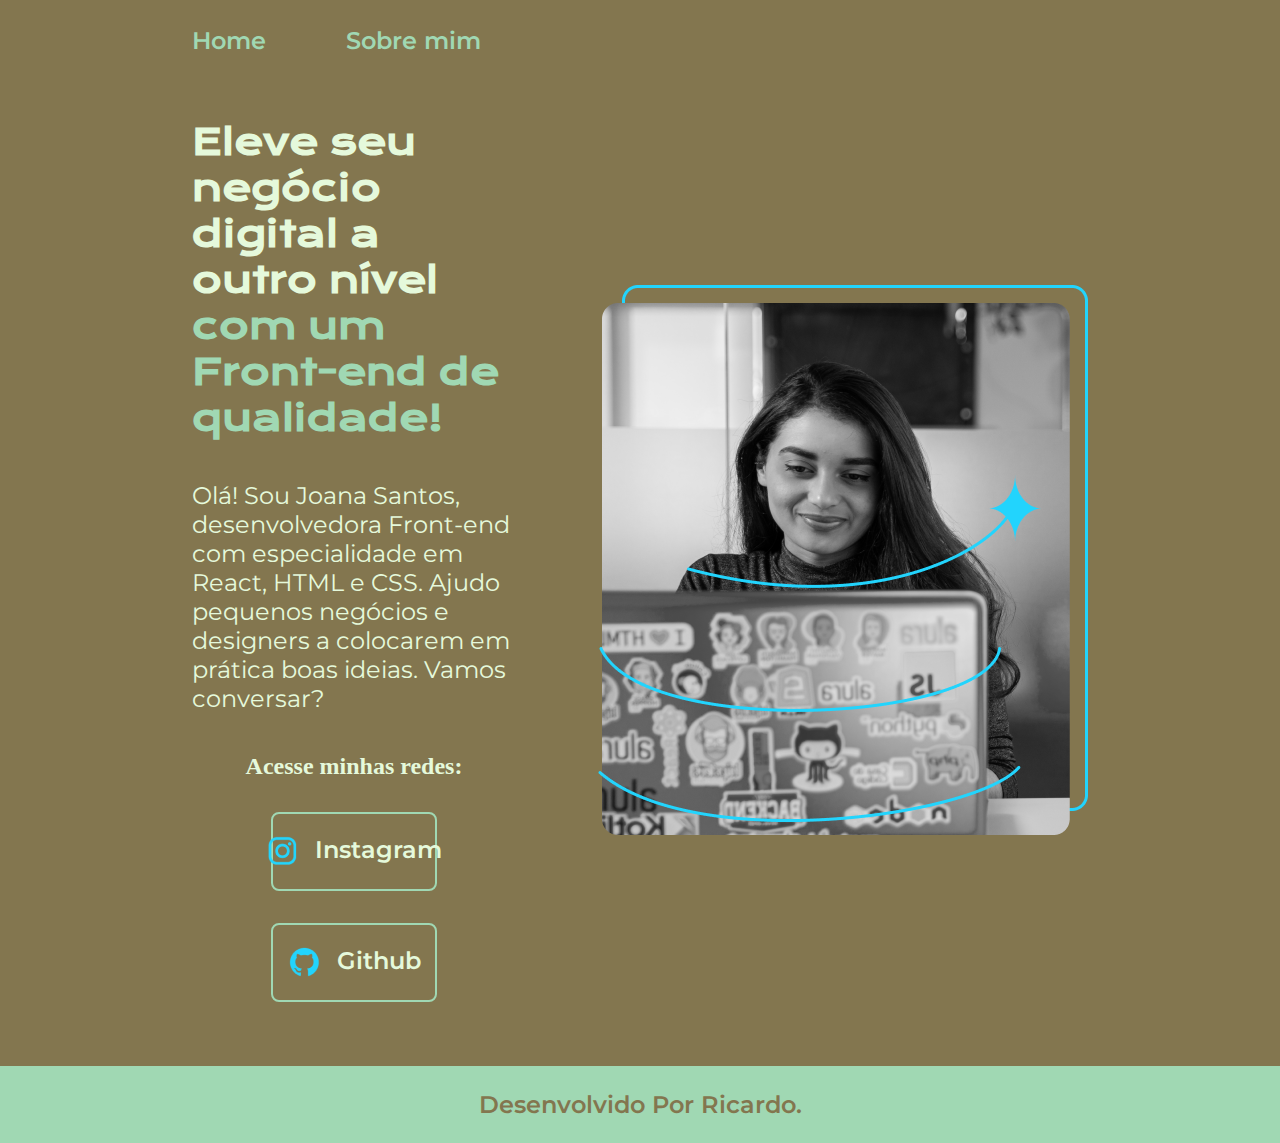
<file: index.html>
<!DOCTYPE html>
<html lang="pt-br">
<head>
    <meta charset="UTF-8">
    <meta http-equiv="X-UA-Compatible" content="IE=edge">
    <meta name="viewport" content="width=device-width, initial-scale=1.0">
    <title>Portfolio</title>
    <link rel="stylesheet" href="./styles/style.css">
</head>
<body>
    <header class="cabecalho">
        <nav class="cabecalho__menu">
            <a class="cabecalho__menu__link" href="index.html">Home</a>
            <a class="cabecalho__menu__link" href="about.html"> Sobre mim</a>
        </nav>

    </header>
    <main class="apresentacao">
        <section class="apresentacao__conteudo">
            <h1 class="apresentacao__conteudo__titulo">Eleve seu negócio digital a outro nível <strong class="destitulotaque"> com um Front-end de qualidade!</strong></h1>
            <p class="apresentacao__conteudo__texto">Olá! Sou Joana Santos, desenvolvedora Front-end com especialidade em React, HTML e CSS. Ajudo pequenos negócios e designers a colocarem em prática boas ideias. Vamos conversar?</p>
            <div class="apresentacao__links">
                <h2 class="apresentacao__links__subtitulo">Acesse minhas redes:</h2>
                    <a class="apresentacao__links__link" href="https://instagram.com/ricardom_garcia">
                        <img src="Imagens/instagram.png">
                        Instagram
                    </a>
                    <a class="apresentacao__links__link">
                        <img src="Imagens/github.png" alt="">
                        Github
                    </a>
            </div>
        </section>
        <img class="Imagem" src="Imagens/Imagem.png" alt="foto da joana">
    </main>
    <footer>
        <p class="rodape">Desenvolvido Por Ricardo.</p>
    </footer>
</body>
</html>
</file>
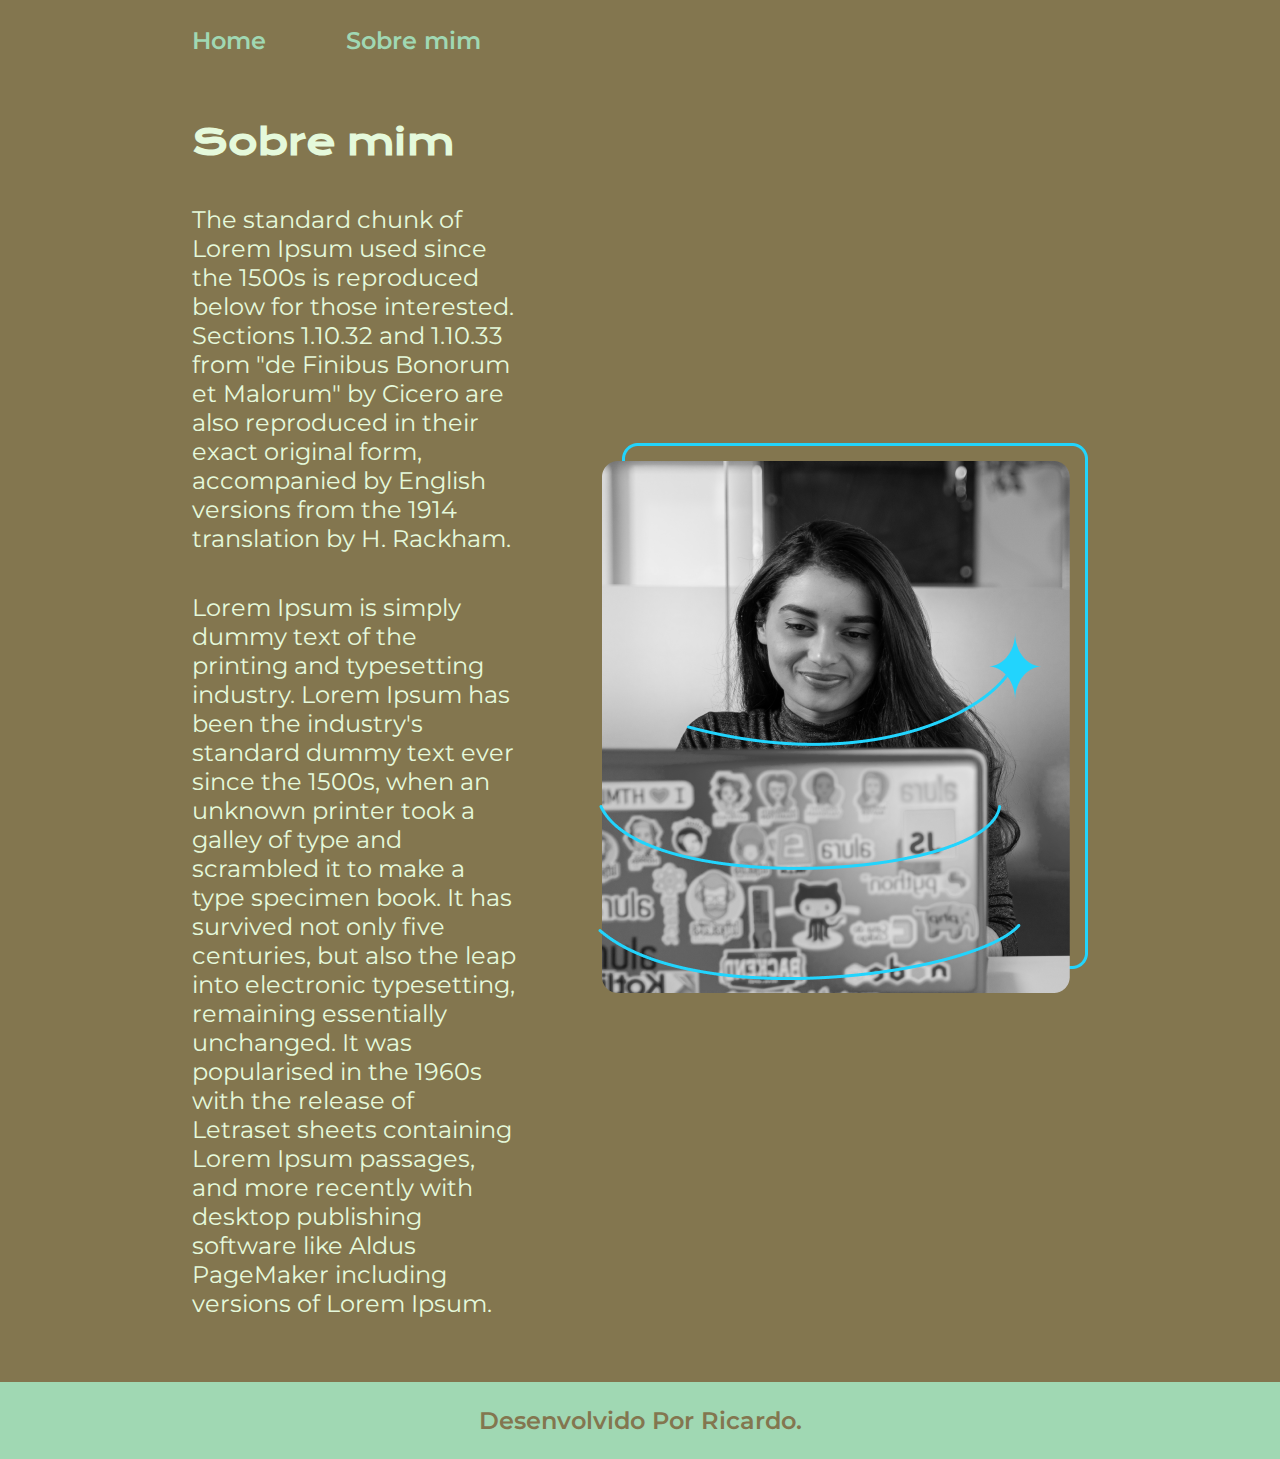
<file: about.html>
<!DOCTYPE html>
<html lang="pt-br">
<head>
    <meta charset="UTF-8">
    <meta name="viewport" content="width=device-width, initial-scale=1.0">
    <title>Sobre mim</title>
    <link rel="stylesheet" href="styles/style.css">
</head>
<body>
    <header class="cabecalho">
        <nav class="cabecalho__menu">
            <a class="cabecalho__menu__link" href="index.html">Home</a>
            <a class="cabecalho__menu__link" href="about.html"> Sobre mim</a>
        </nav>
    </header>
    <main class="apresentacao">
        <section class="apresentacao__conteudo">
            <h1 class="apresentacao__conteudo__titulo">Sobre mim</h1>
            <p class="apresentacao__conteudo__texto">The standard chunk of Lorem Ipsum used since the 1500s is reproduced below for those interested. Sections 1.10.32 and 1.10.33 from "de Finibus Bonorum et Malorum" by Cicero are also reproduced in their exact original form, accompanied by English versions from the 1914 translation by H. Rackham.</p>
            <p class="apresentacao__conteudo__texto">Lorem Ipsum is simply dummy text of the printing and typesetting industry. Lorem Ipsum has been the industry's standard dummy text ever since the 1500s, when an unknown printer took a galley of type and scrambled it to make a type specimen book. It has survived not only five centuries, but also the leap into electronic typesetting, remaining essentially unchanged. It was popularised in the 1960s with the release of Letraset sheets containing Lorem Ipsum passages, and more recently with desktop publishing software like Aldus PageMaker including versions of Lorem Ipsum.</p>
        </section>
        <img class="Imagem" src="./Imagens/Imagem.png">
    </main>
    <footer>
        <p class="rodape">Desenvolvido Por Ricardo.</p>
    </footer>

</body>
</html>
</file>
<file: styles/style.css>
@import url('https://fonts.googleapis.com/css2?family=Krona+One&display=swap');
@import url('https://fonts.googleapis.com/css2?family=Montserrat&display=swap');
@import url('https://fonts.googleapis.com/css2?family=Montserrat:wght@600&display=swap');

:root {
    --cores-primarias: #83764F;
    --cores-secundarias: #E5F9DB;
    --cores-terciarias: #A0D8B3;
    --cores-hover:#A2A378;

    --fonte-primaria:'Krona One', sans-serif;
    --fonte-secundaria:'Montserrat', sans-serif;
}


*{
    margin: 0;
    padding: 0;
}


body {
    /* height: 100vh; */
    box-sizing: border-box;
    background-color: var(--cores-primarias);
    color: var(--cores-secundarias);

}

.cabecalho {
    padding: 2% 0% 0% 15%;
}

.cabecalho__menu {
    display: flex;
    gap: 80px;    
}

.cabecalho__menu__link {
    font-family: var(--fonte-secundaria);
    font-size: 1.5rem;
    font-weight: 600;
    color: var(--cores-terciarias);
    text-decoration: none;

}


.destitulotaque {
    color: var(--cores-terciarias);
}

.apresentacao {
    padding: 5% 15%;
    display: flex;
    align-items: center;
    justify-content: space-between;
    gap: 82px;
}

.apresentacao__conteudo {
    width: 50%;
    display: flex;
    flex-direction: column;
    gap: 40px;

}

.apresentacao__conteudo__titulo {
    font-size: 2.25rem;
    font-family: var(--fonte-primaria);

}

.apresentacao__conteudo__texto {
    font-size: 1.5rem;
    font-family: var(--fonte-secundaria);
}

.apresentacao__links {
    display: flex;
    flex-direction: column;
    justify-content: space-between;
    align-items: center;
    gap: 32px;
}

.apresentacao__links__subtitulo {
    font-family: var(--fonte-primaria)
    font-weight: 400;
    font-size: 1.5rem;
}


.apresentacao__links__link {
    display: flex;
    justify-content: center;
    gap: 1rem;
    border: 2px solid var(--cores-terciarias);
    width: 50%;
    text-align: center;
    border-radius: 8px;
    font-size: 1.5rem;
    padding: 21.5px 0;
    color: var(--cores-secundarias);
    font-family: var(--fonte-secundaria);
    font-weight: 600;
    text-decoration: none;
}

.apresentacao__links__link:hover {
    background-color: var(--cores-hover);
}

.imagem {
    width: 50%;
}

.rodape {
    color: var(--cores-primarias);
    background-color: var(--cores-terciarias);
    text-align: center;
    padding: 24px;
    font-family: var(--fonte-secundaria);
    font-weight: 600;
    font-size: 1.5rem;
}

@media (max-width: 1200px) {
    
 .cabecalho {
    padding: 10%;
 }   
    
 .cabecalho__menu {
    justify-content: center;
 }

.apresentacao {
    flex-direction: column-reverse;
    padding: 5%;
 }

 .apresentacao__conteudo {
    width: auto;
 }
}
</file>
